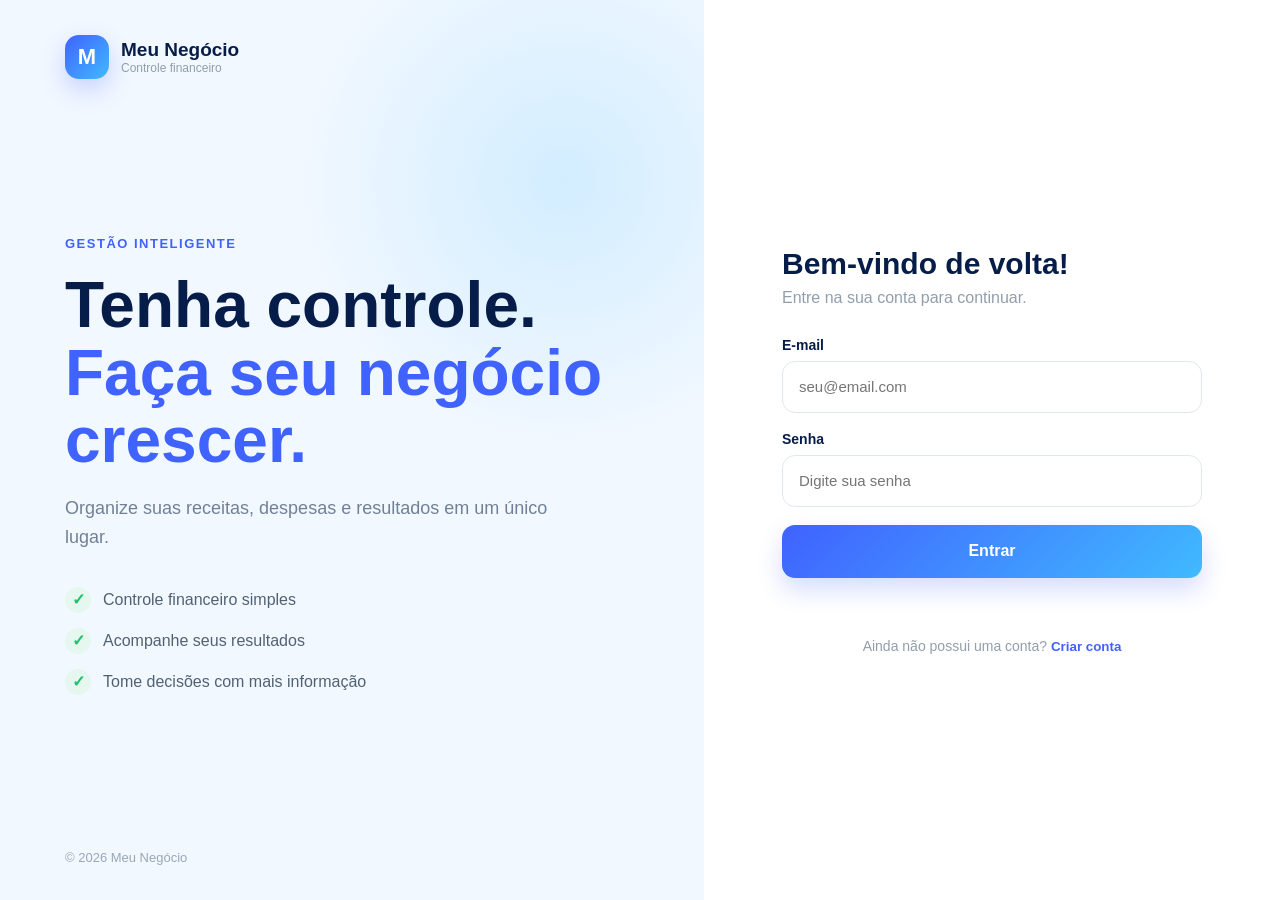
<file: login.html>
<!DOCTYPE html>
<html lang="pt-BR">

<head>
    <meta charset="UTF-8">

    <meta
        name="viewport"
        content="width=device-width, initial-scale=1.0"
    >

    <meta
        name="referrer"
        content="strict-origin-when-cross-origin"
    >

    <meta
        http-equiv="Content-Security-Policy"
        content="
            default-src 'self';
            script-src 'self' 'unsafe-inline';
            style-src 'self';
            img-src 'self' data:;
            font-src 'self';
            connect-src 'self';
            object-src 'none';
            base-uri 'self';
            form-action 'self';
        "
    >

    <title>Meu Negócio | Acesso</title>

    <link
        rel="stylesheet"
        href="login.css"
    >
</head>


<body>

<div class="login-page">

    <div class="login-left">

        <div class="brand">

            <div class="brand-icon">
                M
            </div>

            <div>

                <h2>
                    Meu Negócio
                </h2>

                <span>
                    Controle financeiro
                </span>

            </div>

        </div>


        <div class="login-content">

            <span class="welcome">
                GESTÃO INTELIGENTE
            </span>

            <h1>
                Tenha controle.
                <span>
                    Faça seu negócio crescer.
                </span>
            </h1>

            <p>
                Organize suas receitas, despesas e resultados
                em um único lugar.
            </p>


            <div class="login-benefits">

                <div>
                    <strong>✓</strong>
                    Controle financeiro simples
                </div>

                <div>
                    <strong>✓</strong>
                    Acompanhe seus resultados
                </div>

                <div>
                    <strong>✓</strong>
                    Tome decisões com mais informação
                </div>

            </div>

        </div>


        <div class="login-footer">
            © 2026 Meu Negócio
        </div>

    </div>



    <div class="login-right">

        <div class="login-box">


            <div class="mobile-brand">

                <div class="brand-icon">
                    M
                </div>

                <h2>
                    Meu Negócio
                </h2>

            </div>


            <div class="form-header">

                <h2 id="formTitle">
                    Bem-vindo de volta!
                </h2>

                <p id="formSubtitle">
                    Entre na sua conta para continuar.
                </p>

            </div>



            <!-- LOGIN -->

            <form
                id="loginForm"
                autocomplete="on"
            >

                <div class="input-group">

                    <label for="loginEmail">
                        E-mail
                    </label>

                    <input
                        type="email"
                        id="loginEmail"
                        name="email"
                        placeholder="seu@email.com"
                        autocomplete="email"
                        maxlength="254"
                        required
                    >

                </div>


                <div class="input-group">

                    <label for="loginPassword">
                        Senha
                    </label>

                    <input
                        type="password"
                        id="loginPassword"
                        name="password"
                        placeholder="Digite sua senha"
                        autocomplete="current-password"
                        minlength="8"
                        maxlength="128"
                        required
                    >

                </div>


                <button
                    type="submit"
                    class="main-button"
                >
                    Entrar
                </button>

            </form>



            <!-- CADASTRO -->

            <form
                id="registerForm"
                class="hidden"
                autocomplete="on"
            >

                <div class="input-group">

                    <label for="registerName">
                        Nome
                    </label>

                    <input
                        type="text"
                        id="registerName"
                        name="name"
                        placeholder="Seu nome"
                        autocomplete="name"
                        minlength="2"
                        maxlength="80"
                        required
                    >

                </div>


                <div class="input-group">

                    <label for="registerEmail">
                        E-mail
                    </label>

                    <input
                        type="email"
                        id="registerEmail"
                        name="email"
                        placeholder="seu@email.com"
                        autocomplete="email"
                        maxlength="254"
                        required
                    >

                </div>


                <div class="input-group">

                    <label for="registerPassword">
                        Senha
                    </label>

                    <input
                        type="password"
                        id="registerPassword"
                        name="password"
                        placeholder="Crie uma senha"
                        autocomplete="new-password"
                        minlength="8"
                        maxlength="128"
                        required
                    >

                </div>


                <div class="input-group">

                    <label for="registerConfirmPassword">
                        Confirmar senha
                    </label>

                    <input
                        type="password"
                        id="registerConfirmPassword"
                        name="confirmPassword"
                        placeholder="Digite novamente"
                        autocomplete="new-password"
                        minlength="8"
                        maxlength="128"
                        required
                    >

                </div>


                <button
                    type="submit"
                    class="main-button"
                >
                    Criar minha conta
                </button>

            </form>



            <div
                id="message"
                class="message"
                role="status"
                aria-live="polite"
            ></div>



            <div class="switch-form">

                <span id="switchText">
                    Ainda não possui uma conta?
                </span>

                <button
                    id="switchButton"
                    type="button"
                >
                    Criar conta
                </button>

            </div>


        </div>

    </div>

</div>



<script>

"use strict";


/* =========================
   CONFIGURAÇÕES
========================= */

const USERS_KEY = "meuNegocioUsers";

const SESSION_KEY = "meuNegocioLoggedUser";

const PASSWORD_ITERATIONS = 310000;

const SESSION_DURATION = 2 * 60 * 60 * 1000;



/* =========================
   ELEMENTOS
========================= */

const loginForm =
    document.getElementById("loginForm");

const registerForm =
    document.getElementById("registerForm");


const loginEmail =
    document.getElementById("loginEmail");

const loginPassword =
    document.getElementById("loginPassword");


const registerName =
    document.getElementById("registerName");

const registerEmail =
    document.getElementById("registerEmail");

const registerPassword =
    document.getElementById("registerPassword");

const registerConfirmPassword =
    document.getElementById("registerConfirmPassword");


const message =
    document.getElementById("message");


const switchButton =
    document.getElementById("switchButton");

const switchText =
    document.getElementById("switchText");


const formTitle =
    document.getElementById("formTitle");

const formSubtitle =
    document.getElementById("formSubtitle");



/* =========================
   STORAGE
========================= */

function readUsers() {

    try {

        const raw =
            localStorage.getItem(USERS_KEY);

        if (!raw) {
            return [];
        }

        const users =
            JSON.parse(raw);

        if (!Array.isArray(users)) {
            return [];
        }

        return users;

    } catch (error) {

        console.error(
            "Não foi possível ler as contas.",
            error
        );

        return [];
    }
}



function saveUsers(users) {

    localStorage.setItem(
        USERS_KEY,
        JSON.stringify(users)
    );

}



/* =========================
   UTILITÁRIOS
========================= */

function normalizeEmail(email) {

    return String(email)
        .trim()
        .toLowerCase();

}



function showMessage(text, type = "") {

    message.textContent = text;

    message.className =
        type
            ? `message ${type}`
            : "message";

}



function isValidEmail(email) {

    if (
        typeof email !== "string" ||
        email.length > 254
    ) {
        return false;
    }

    /*
       CORRIGIDO:
       antes havia **\.**
    */

    return /^[^\s@]+@[^\s@]+\.[^\s@]+$/
        .test(email);

}



function isValidName(name) {

    return (
        typeof name === "string" &&
        name.length >= 2 &&
        name.length <= 80
    );

}



function isValidPassword(password) {

    return (
        typeof password === "string" &&
        password.length >= 8 &&
        password.length <= 128
    );

}



/* =========================
   ID DO USUÁRIO
========================= */

function generateUserId() {

    if (
        typeof crypto !== "undefined" &&
        typeof crypto.randomUUID === "function"
    ) {

        return crypto.randomUUID();

    }


    return (
        `${Date.now()}-` +
        `${Math.random()
            .toString(36)
            .slice(2)}`
    );

}



/* =========================
   SALT
========================= */

function generateSalt() {

    const salt =
        new Uint8Array(16);


    if (
        typeof crypto === "undefined" ||
        typeof crypto.getRandomValues !== "function"
    ) {

        throw new Error(
            "Web Crypto não está disponível neste navegador."
        );

    }


    crypto.getRandomValues(salt);

    return salt;

}



/* =========================
   BASE64
========================= */

function arrayBufferToBase64(buffer) {

    const bytes =
        new Uint8Array(buffer);

    let binary = "";

    for (const byte of bytes) {

        binary +=
            String.fromCharCode(byte);

    }

    return btoa(binary);

}



function base64ToUint8Array(base64) {

    const binary =
        atob(base64);

    const bytes =
        new Uint8Array(binary.length);


    for (
        let index = 0;
        index < binary.length;
        index++
    ) {

        bytes[index] =
            binary.charCodeAt(index);

    }


    return bytes;

}



/* =========================
   HASH DA SENHA
========================= */

async function hashPassword(
    password,
    salt,
    iterations = PASSWORD_ITERATIONS
) {

    if (
        typeof crypto === "undefined" ||
        !crypto.subtle
    ) {

        throw new Error(
            "Web Crypto API não está disponível."
        );

    }


    const encoder =
        new TextEncoder();


    const passwordData =
        encoder.encode(password);


    const keyMaterial =
        await crypto.subtle.importKey(
            "raw",
            passwordData,
            {
                name: "PBKDF2"
            },
            false,
            [
                "deriveBits"
            ]
        );


    const hash =
        await crypto.subtle.deriveBits(
            {
                name: "PBKDF2",
                salt: salt,
                iterations: iterations,
                hash: "SHA-256"
            },
            keyMaterial,
            256
        );


    return arrayBufferToBase64(hash);

}



/* =========================
   COMPARAÇÃO
========================= */

function secureCompare(first, second) {

    if (
        typeof first !== "string" ||
        typeof second !== "string"
    ) {

        return false;

    }


    if (
        first.length !== second.length
    ) {

        return false;

    }


    let result = 0;


    for (
        let index = 0;
        index < first.length;
        index++
    ) {

        result |=
            first.charCodeAt(index) ^
            second.charCodeAt(index);

    }


    return result === 0;

}



/* =========================
   SESSÃO
========================= */

function createSession(user) {

    const session = {

        id:
            String(user.id),

        name:
            typeof user.name === "string"
                ? user.name.slice(0, 80)
                : "Usuário",

        email:
            normalizeEmail(user.email),

        expiresAt:
            Date.now() +
            SESSION_DURATION

    };


    sessionStorage.setItem(
        SESSION_KEY,
        JSON.stringify(session)
    );

}



/* =========================
   CADASTRO
========================= */

registerForm.addEventListener(
    "submit",
    async event => {

        event.preventDefault();

        showMessage("");


        const name =
            registerName.value.trim();


        const email =
            normalizeEmail(
                registerEmail.value
            );


        const password =
            registerPassword.value;


        const confirmPassword =
            registerConfirmPassword.value;



        /* NOME */

        if (!isValidName(name)) {

            showMessage(
                "O nome deve ter entre 2 e 80 caracteres.",
                "error"
            );

            return;
        }



        /* E-MAIL */

        if (!isValidEmail(email)) {

            showMessage(
                "Digite um e-mail válido.",
                "error"
            );

            return;
        }



        /* SENHA */

        if (!isValidPassword(password)) {

            showMessage(
                "A senha deve ter entre 8 e 128 caracteres.",
                "error"
            );

            return;
        }



        /* CONFIRMAÇÃO */

        if (
            password !== confirmPassword
        ) {

            showMessage(
                "As senhas não coincidem.",
                "error"
            );

            return;
        }



        /* USUÁRIOS */

        const users =
            readUsers();


        const existingUser =
            users.find(
                user =>
                    typeof user.email === "string" &&
                    normalizeEmail(user.email) === email
            );


        if (existingUser) {

            showMessage(
                "Este e-mail já possui uma conta.",
                "error"
            );

            return;
        }



        try {

            /* SALT */

            const salt =
                generateSalt();


            /* HASH */

            const passwordHash =
                await hashPassword(
                    password,
                    salt,
                    PASSWORD_ITERATIONS
                );



            /* NOVO USUÁRIO */

            const newUser = {

                id:
                    generateUserId(),

                name:
                    name,

                email:
                    email,

                passwordHash:
                    passwordHash,

                passwordSalt:
                    arrayBufferToBase64(salt),

                passwordIterations:
                    PASSWORD_ITERATIONS,

                createdAt:
                    new Date().toISOString()

            };



            users.push(newUser);


            saveUsers(users);



            /* LIMPA SENHAS */

            registerPassword.value = "";

            registerConfirmPassword.value = "";



            showMessage(
                "Conta criada com sucesso! Você já pode entrar.",
                "success"
            );



            /*
               Depois de cadastrar,
               volta para o login.
            */

            setTimeout(
                () => {

                    switchToLogin();

                    loginEmail.value =
                        email;

                    loginPassword.focus();

                },
                700
            );


        } catch (error) {

            console.error(
                "Erro ao criar conta.",
                error
            );


            showMessage(
                "Não foi possível criar a conta. Tente novamente.",
                "error"
            );

        }

    }
);



/* =========================
   LOGIN
========================= */

loginForm.addEventListener(
    "submit",
    async event => {

        event.preventDefault();

        showMessage("");


        const email =
            normalizeEmail(
                loginEmail.value
            );


        const password =
            loginPassword.value;



        /* E-MAIL */

        if (!isValidEmail(email)) {

            showMessage(
                "Digite um e-mail válido.",
                "error"
            );

            return;
        }



        /* SENHA */

        if (!isValidPassword(password)) {

            showMessage(
                "A senha deve ter entre 8 e 128 caracteres.",
                "error"
            );

            return;
        }



        /* BUSCA USUÁRIO */

        const users =
            readUsers();


        const user =
            users.find(
                item =>
                    typeof item.email === "string" &&
                    normalizeEmail(item.email) === email
            );



        if (!user) {

            showMessage(
                "E-mail ou senha incorretos.",
                "error"
            );

            return;
        }



        try {

            let passwordValid = false;



            /*
               USUÁRIO COM SENHA HASH
            */

            if (
                typeof user.passwordHash === "string" &&
                typeof user.passwordSalt === "string"
            ) {

                const salt =
                    base64ToUint8Array(
                        user.passwordSalt
                    );


                const iterations =
                    Number.isInteger(
                        Number(
                            user.passwordIterations
                        )
                    )
                        ? Number(
                            user.passwordIterations
                        )
                        : PASSWORD_ITERATIONS;


                const calculatedHash =
                    await hashPassword(
                        password,
                        salt,
                        iterations
                    );


                passwordValid =
                    secureCompare(
                        calculatedHash,
                        user.passwordHash
                    );

            }



            /*
               COMPATIBILIDADE COM CONTAS ANTIGAS
            */

            else if (
                typeof user.password === "string"
            ) {

                passwordValid =
                    secureCompare(
                        user.password,
                        password
                    );


                /*
                   Se a senha antiga estiver correta,
                   transforma em hash.
                */

                if (passwordValid) {

                    const salt =
                        generateSalt();


                    const passwordHash =
                        await hashPassword(
                            password,
                            salt,
                            PASSWORD_ITERATIONS
                        );


                    user.passwordHash =
                        passwordHash;


                    user.passwordSalt =
                        arrayBufferToBase64(
                            salt
                        );


                    user.passwordIterations =
                        PASSWORD_ITERATIONS;


                    delete user.password;


                    saveUsers(users);

                }

            }



            /* SENHA INCORRETA */

            if (!passwordValid) {

                showMessage(
                    "E-mail ou senha incorretos.",
                    "error"
                );

                return;
            }



            /* CRIA SESSÃO */

            createSession(user);



            /* VAI PARA O DASHBOARD */

            window.location.href =
                "index.html";


        } catch (error) {

            console.error(
                "Erro durante o login.",
                error
            );


            showMessage(
                "Não foi possível entrar. Tente novamente.",
                "error"
            );

        }

    }
);



/* =========================
   ALTERNAR FORMULÁRIOS
========================= */

switchButton.addEventListener(
    "click",
    () => {

        if (
            registerForm.classList.contains("hidden")
        ) {

            switchToRegister();

        } else {

            switchToLogin();

        }

    }
);



function switchToRegister() {

    loginForm.classList.add("hidden");

    registerForm.classList.remove("hidden");


    formTitle.textContent =
        "Crie sua conta";


    formSubtitle.textContent =
        "Cadastre-se para começar a controlar seu negócio.";


    switchText.textContent =
        "Já possui uma conta?";


    switchButton.textContent =
        "Entrar";


    showMessage("");

}



function switchToLogin() {

    registerForm.classList.add("hidden");

    loginForm.classList.remove("hidden");


    formTitle.textContent =
        "Bem-vindo de volta!";


    formSubtitle.textContent =
        "Entre na sua conta para continuar.";


    switchText.textContent =
        "Ainda não possui uma conta?";


    switchButton.textContent =
        "Criar conta";


    showMessage("");

}



/* =========================
   VERIFICAÇÃO DE SESSÃO
========================= */

function hasValidSession() {

    try {

        const raw =
            sessionStorage.getItem(
                SESSION_KEY
            );


        if (!raw) {
            return false;
        }


        const session =
            JSON.parse(raw);


        if (
            !session ||
            typeof session !== "object"
        ) {

            return false;

        }


        if (
            typeof session.id !== "string" ||
            session.id.length === 0
        ) {

            return false;

        }


        if (
            typeof session.email !== "string" ||
            session.email.length === 0
        ) {

            return false;

        }


        if (
            !Number.isFinite(
                Number(session.expiresAt)
            )
        ) {

            return false;

        }


        if (
            Number(session.expiresAt) <= Date.now()
        ) {

            sessionStorage.removeItem(
                SESSION_KEY
            );

            return false;

        }


        return true;

    } catch (error) {

        sessionStorage.removeItem(
            SESSION_KEY
        );

        return false;

    }

}



/* =========================
   REDIRECIONAMENTO
========================= */

if (hasValidSession()) {

    window.location.href =
        "index.html";

}

</script>

</body>

</html>
</file>
<file: login.css>
@import url('https://fonts.googleapis.com/css2?family=Nunito+Sans:wght@400;500;600;700;800&display=swap');

* {
    margin: 0;
    padding: 0;
    box-sizing: border-box;
}

body {
    font-family: 'Nunito Sans', sans-serif;
    background: #f2f8ff;
    color: #071d49;
}

.login-page {
    min-height: 100vh;
    display: flex;
}


/* ESQUERDA */

.login-left {
    width: 55%;
    min-height: 100vh;
    padding: 35px 65px;
    display: flex;
    flex-direction: column;
    justify-content: space-between;

    background:
        radial-gradient(circle at 80% 20%, rgba(64, 186, 255, .18), transparent 30%),
        #f2f8ff;
}

.brand {
    display: flex;
    align-items: center;
    gap: 12px;
}

.brand-icon {
    width: 44px;
    height: 44px;

    display: flex;
    align-items: center;
    justify-content: center;

    border-radius: 14px;

    color: white;
    font-size: 22px;
    font-weight: 800;

    background: linear-gradient(
        135deg,
        #4062ff,
        #40baff
    );

    box-shadow:
        0 10px 25px rgba(64, 98, 255, .25);
}

.brand h2 {
    font-size: 19px;
}

.brand span {
    display: block;
    color: #919eab;
    font-size: 12px;
}

.login-content {
    max-width: 650px;
}

.welcome {
    color: #4062ff;
    font-weight: 800;
    font-size: 13px;
    letter-spacing: 1.5px;
}

.login-content h1 {
    font-size: clamp(42px, 5vw, 68px);
    line-height: 1.05;
    margin: 20px 0;
    font-weight: 800;
}

.login-content h1 span {
    display: block;
    color: #4062ff;
}

.login-content p {
    color: #718096;
    font-size: 18px;
    max-width: 500px;
    line-height: 1.6;
}

.login-benefits {
    margin-top: 35px;

    display: flex;
    flex-direction: column;
    gap: 15px;
}

.login-benefits div {
    display: flex;
    align-items: center;
    gap: 12px;

    color: #516173;
}

.login-benefits strong {
    width: 26px;
    height: 26px;

    display: flex;
    align-items: center;
    justify-content: center;

    border-radius: 50%;

    background: #e5f7ee;
    color: #20bf6b;
}

.login-footer {
    color: #9aa7b5;
    font-size: 13px;
}


/* DIREITA */

.login-right {
    width: 45%;
    min-height: 100vh;

    display: flex;
    align-items: center;
    justify-content: center;

    background: white;
}

.login-box {
    width: min(420px, 90%);
}

.mobile-brand {
    display: none;
}

.form-header {
    margin-bottom: 30px;
}

.form-header h2 {
    font-size: 30px;
    margin-bottom: 8px;
}

.form-header p {
    color: #919eab;
}


/* FORM */

.input-group {
    margin-bottom: 18px;
}

.input-group label {
    display: block;
    margin-bottom: 8px;

    font-size: 14px;
    font-weight: 700;
}

.input-group input {
    width: 100%;
    height: 52px;

    border: 1px solid #e1e7ef;
    border-radius: 13px;

    padding: 0 16px;

    outline: none;

    font-family: inherit;
    font-size: 15px;

    transition: .2s;
}

.input-group input:focus {
    border-color: #4062ff;

    box-shadow:
        0 0 0 4px rgba(64, 98, 255, .10);
}

.main-button {
    width: 100%;
    height: 53px;

    border: none;
    border-radius: 13px;

    background: linear-gradient(
        135deg,
        #4062ff,
        #40baff
    );

    color: white;

    font-family: inherit;
    font-size: 16px;
    font-weight: 800;

    cursor: pointer;

    box-shadow:
        0 12px 25px rgba(64, 98, 255, .22);

    transition: .2s;
}

.main-button:hover {
    transform: translateY(-2px);
}

.switch-form {
    text-align: center;
    margin-top: 25px;

    color: #919eab;
    font-size: 14px;
}

.switch-form button {
    border: none;
    background: none;

    color: #4062ff;

    font-weight: 800;
    font-family: inherit;

    cursor: pointer;
}

.message {
    min-height: 20px;
    margin-top: 15px;
    text-align: center;

    font-size: 14px;
    font-weight: 700;
}

.message.error {
    color: #ff4757;
}

.message.success {
    color: #20bf6b;
}

.hidden {
    display: none;
}


/* RESPONSIVO */

@media (max-width: 900px) {

    .login-left {
        display: none;
    }

    .login-right {
        width: 100%;
        min-height: 100vh;
    }

    .mobile-brand {
        display: flex;
        align-items: center;
        justify-content: center;
        gap: 10px;

        margin-bottom: 40px;
    }

    .mobile-brand h2 {
        font-size: 21px;
    }
}
</file>
